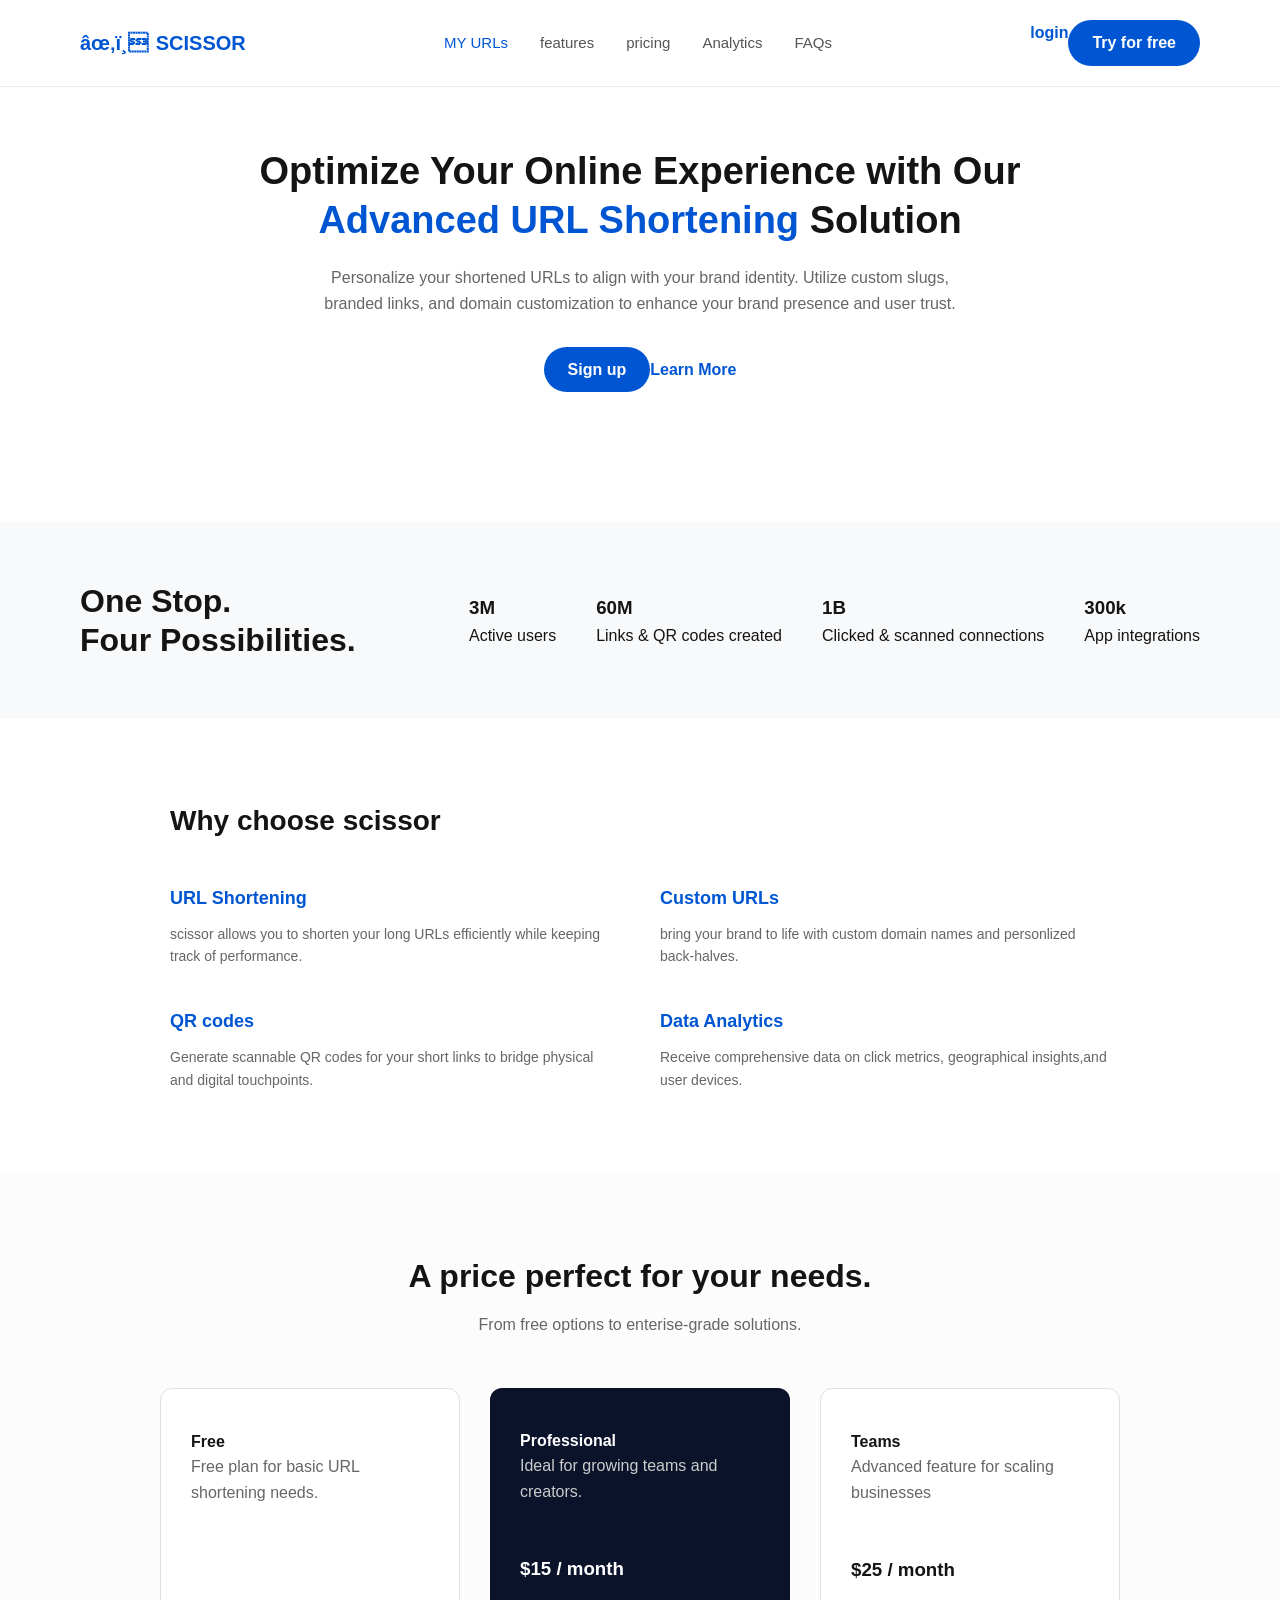
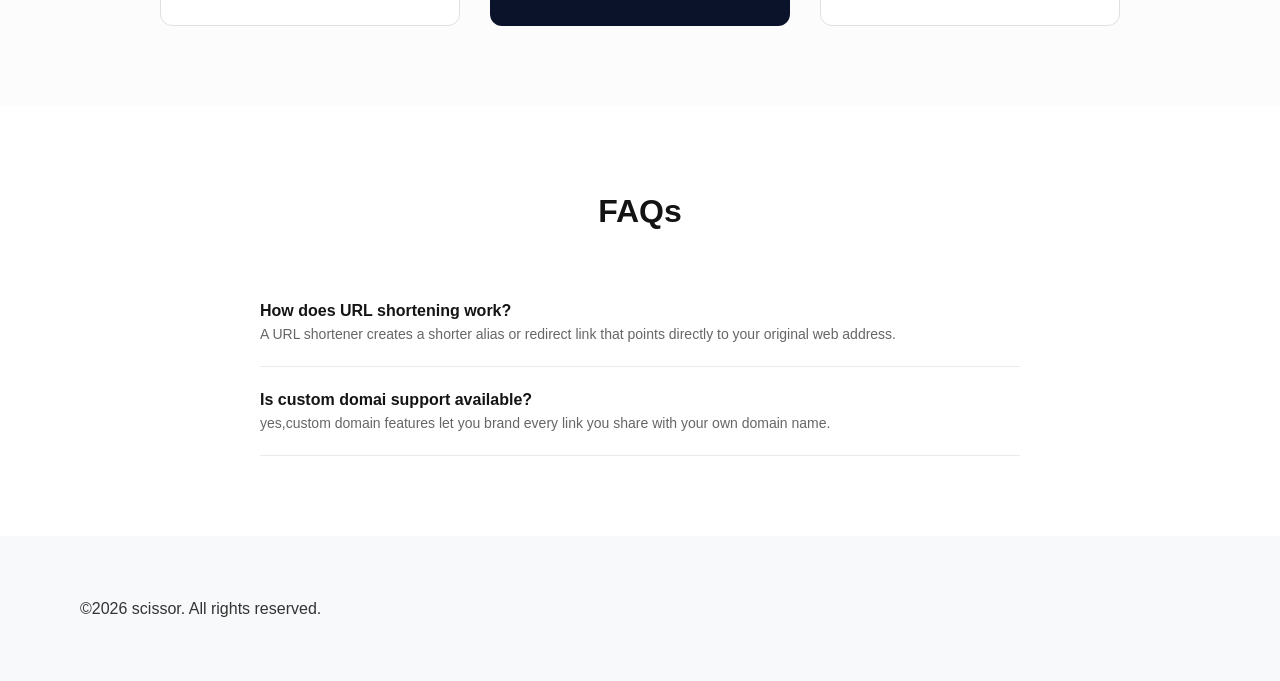
<file: index.html>
<!DOCTYPE html>
<html lang="en">
    <head>
        <meta charset="uft-8">
        <meta name="viweport" content="width=device-width,inital-scale=1.0">
        <title>shortening solution</title>
        <style>
            /*reset & base styles*/
            *{
                box-sizing: border-box;
                margin: 0;
                padding: 0;
            }
        body{
            font-family: 'segoe UI', Tahoma, Geneva,'Segoe UI', Tahoma, Geneva, Verdana, sans-serif;
            color: #141414;
            background-color: #ffffff;
            line-height: 1.6;
        }
        .header {
            display: flex;
            align-items: center;
            justify-content: space-between;
            padding: 20px 80px;
            border-bottom: 1px solid #eaeaea;
        }
        .logo{
            display: flex;
            align-self: center;
            gap: 8px;
            font-weight: 700;
            font-size: 20px;
            color: #0056d2;
        }
        .nav {
            display: flex;
            gap: 32px;

        }
        .nav a {
text-decoration: none;
color: #555555;
font-size: 15px;
font-weight: 500;
        }
        .nav a.active, .nav a:hover {
            color:#0056d2;
        }
        .auth-buttons {
            display: flex;
            align-self: center;
            row-gap: 20px;
        }
        .btn-login { 
            text-decoration: none;
            color: #0056d2;
            font-weight: 600;
        }
        .btn-primary {
            text-decoration: none;
            background-color: #0056d2;
            color: #ffffff;
            padding: 10px 24px;
            border-radius: 24px;
            font-weight: 600;
            display: inline-block;
        }
        .hero {
            text-align: center;
            padding: 60px 20px 40px;
            max-width: 900px;
            margin: 0 auto;
        } 
        .hero-title {
            font-size: 38px;
            font-weight: 800;
            line-height: 1.3;
            margin-bottom: 20px;
        }
        .highlight{
            color: #0056d2;
        }
        .hero-description {
            font-size: 16px;
            color: #666666;
            max-width: 680px;
            margin: 0 auto 30px;
        }
        .hero-cta {
            display: flex;
            justify-content: center;
            align-items: center;
            row-gap: 24px;
            margin-bottom: 50px;
        }
        .btn-link {
            text-decoration: none;
            color: #0056d2;
            font-weight: 600;
        }
        .stats {
            display: flex;
            justify-content: space-between;
            align-items: center;
            background-color: #f8f9fa;
            padding: 60px 80px;
            margin-top: 40px;
        }
        .stats-title h2 {
            font-size: 32px;
            font-weight: 700;
            line-height: 1.2;
        }
        .stats-grid{
            display: flex;
            gap: 40px;
        }
        .stats-item h3 {
             font-size: 28px;
            font-weight: 700;
            color: #141414;
        }
        .stats-item p{
            font-size: 14px;
            color: #666666;
        }
        .features{
            padding:80px 80px;
            max-width: 1100px;
            margin: 0 auto;
        }
        .features h2 {
            font-size: 28px;
            margin-bottom: 40px;
        }
        .features-grid {
            display: grid;
            grid-template-columns: repeat(2, 1fr);
            gap:40px;
        }
        .feature-card h3{
           font-size: 18px;
            margin-bottom: 10px;
            color: #0056d2;  
        }
        .feature-card p {
            color: #666;
            font-size: 14px;
        }
        .pricing {
            text-align: center;
            padding: 80px 20px;
            background-color: #fcfcfc;
        }
        .pricing h2 {
            font-size: 32px;
            margin-bottom: 10px;
        }
        .pricing p {
            color: #666;
            margin-bottom: 50px;
        }
        .pricing-grid {
            display: flex;
            justify-content: center;
            gap: 30px;
        }
        .pricing-card {
            background: #fff;
            border: 1px solid #e0e0e0;
            border-radius: 12px;
            padding: 40px 30px;
            width: 300px;
            text-align: left;
        }
        .pricing-card.featured {
            background: #0b132b;
            color: #fff;
            border: none;
        }
        .pricing-card.featured p {
            color: #ccc;
        }
        .faqs {
            max-width: 800px;
            margin: 80px auto;
            padding: 0 20px;
        }
        .faqs h2{
            font-size: 32px;
            text-align: center;
            margin-bottom: 40px;
        }
        .faq-item{
            border-bottom: 1px solid #eaeaea;
            padding: 20px 0;
        }
        .fag-item h4 {
            font-size: 16px;
            margin-bottom: 8px;
        }
        .faq-item p {
            font-size: 14px;
            color: #666;
        }
        .footer {
            background-color: #f8f9fa;
            padding: 60px 80px;
            color: #333;
        }
 </style>
    </head>
    <body>
        <header class="header">
            <div class="logo">
                <span>✂️ </span>
                <span>SCISSOR</span>
            </div>
            <nav class="nav">
                <a href="#urls" class="active">MY URLs</a>
                <a href="#features">features</a>
                <a href="#pricing">pricing</a>
                <a href="#analytics">Analytics</a>
                <a href="#faqs">FAQs</a>
            </nav>
            <div class="auth-buttons">
                <a href="#" class="btn-login">login</a>
                <a href="#" class="btn-primary">Try for free</a>
            </div>
        </header>
        <main>
            <section class="hero">
                <h1 class="hero-title">
                    Optimize Your Online Experience with Our <br>
                    <span class="highlight">Advanced URL Shortening</span> Solution
                </h1>
                <p class="hero-description">
                    Personalize your shortened URLs to align with your brand identity. Utilize custom slugs, branded links, and domain customization to enhance your brand presence and user trust.
                </p>
                <div class="hero-cta">
                    <a href="#" class="btn-primary">Sign up</a>
                    <a href="#" class="btn-link">Learn More</a>
                </div>
            </section>
            <section class="stats">
                <div class="stats-title">
                    <h2>One Stop.<br>Four Possibilities.</h2>
                </div>
                <div class="stats-grid">
                    <div class="stat-item">
                        <h3>3M</h3>
                        <P>Active users</P>
                    </div>
                    <div class="stat-item">
                        <h3>60M</h3>
                        <p>Links & QR codes created</p>
                    </div>
                    <div class="stat-item">
                        <h3>1B</h3>
                        <P>Clicked & scanned connections</P> 
                    </div>
                    <div class="stat-item">
                        <h3>300k</h3>
                        <p>App integrations</p>
                    </div>
                </div>
            </section>
            <section class="features" id="features">
                <h2>Why choose scissor</h2>
                <div class="features-grid">
                    <div class="feature-card">
                        <h3>URL Shortening</h3>
                        <p>scissor allows you to shorten your long URLs efficiently while keeping track of performance.</p>
                    </div>
                    <div class="feature-card">
                        <h3>Custom URLs</h3>
                        <p>bring your brand to life with custom domain names and personlized back-halves.</p>
                    </div>
                    <div class="feature-card">
                        <h3>QR codes</h3>
                        <p>Generate scannable QR codes for your short links to bridge physical and digital touchpoints.</p>
                    </div>
                    <div class="feature-card">
                        <h3>Data Analytics</h3>
                        <p>Receive comprehensive data on click metrics, geographical insights,and user devices.</p>
                    </div>
                </div>
            </section>
            <Section class="pricing" id="pricing">
                <h2>A price perfect for your needs.</h2>
                <p>From free options to enterise-grade solutions.</p>
                <div class="pricing-grid">
                    <div class="pricing-card">
                        <h4>Free</h4>
                        <p>Free plan for basic URL shortening needs.</p>
                    </div>
                    <div class="pricing-card featured">
                        <h4>Professional</h4>
                        <p>Ideal for growing teams and creators.</p>
                        <h3>$15 / month</h3>
                    </div>
                    <div class="pricing-card">
                        <h4>Teams</h4>
                        <p>Advanced feature for scaling businesses</p>
                        <h3>$25 / month</h3>
                    </div>
                </div>
            </Section>
            <Section class="faqs" id="faqs">
                <h2>FAQs</h2>
                <div class="faq-item">
                    <h4>How does URL shortening work?</h4>
                    <p>A URL shortener creates a shorter alias or redirect link that points directly to your original web address.</p>
                </div>
                <div class="faq-item">
                    <h4>Is custom domai  support available?</h4>
                    <p>yes,custom domain features let you brand every link you share with your own domain name.</p>
                </div>
            </Section>
        </main>
        <footer class="footer">
            <p> &copy;2026 scissor. All rights reserved.</p>
        </footer>
    </body>
</html>
</file>
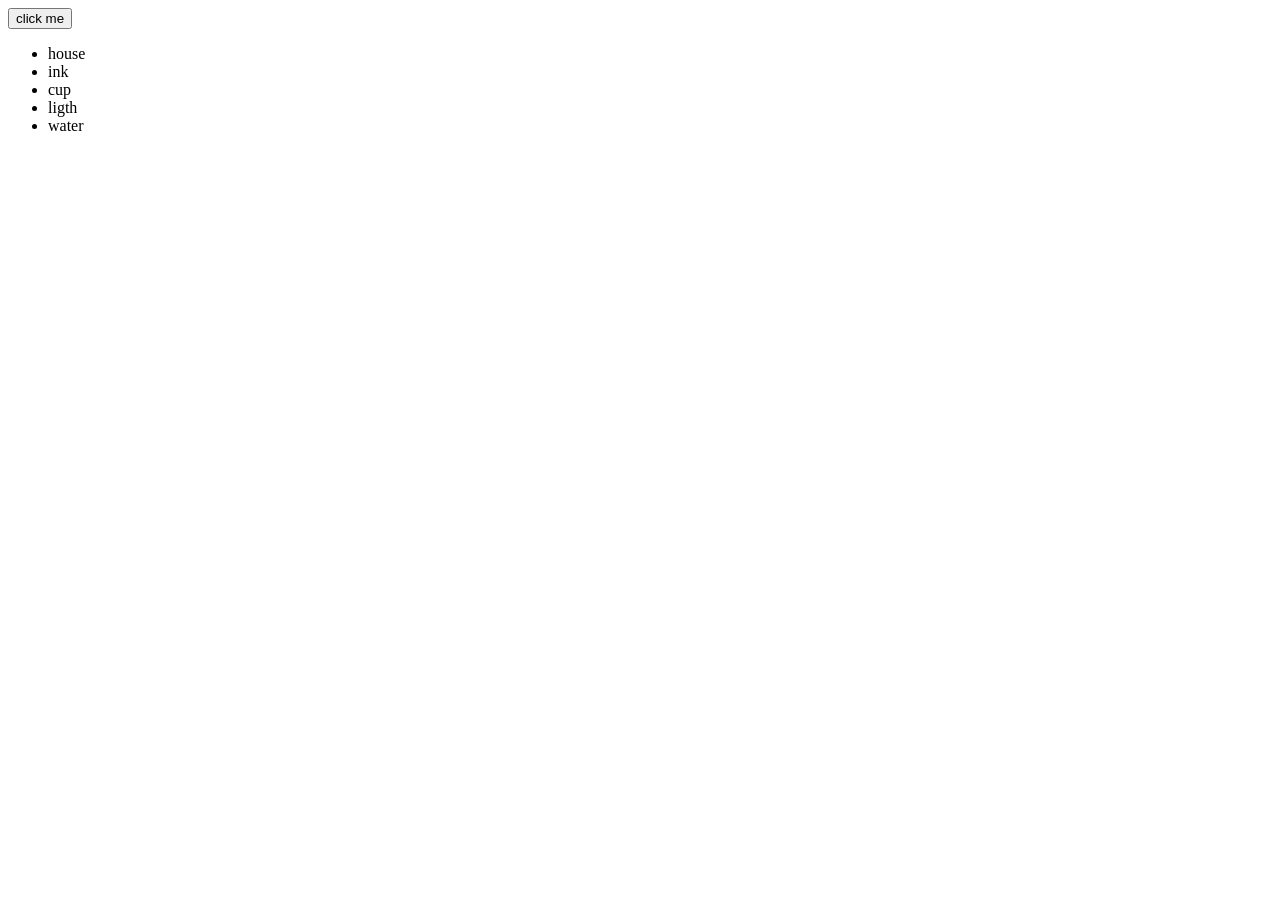
<file: fley.html>
<!DOctype html>
<html lang="en">
    <head>
        <meta charset="uft-8">
        <meta name="viweport" content="width=device-width,inital-scale=1.0">
        <title>center </title>
    </head>
    <body>
        <button>click me</button>
        <ul>
            <li>house</li>
            <li>ink</li>
            <li>cup</li>
            <li>ligth</li>
            <li>water</li>
        </ul>
        
    </body>
</html>
</file>
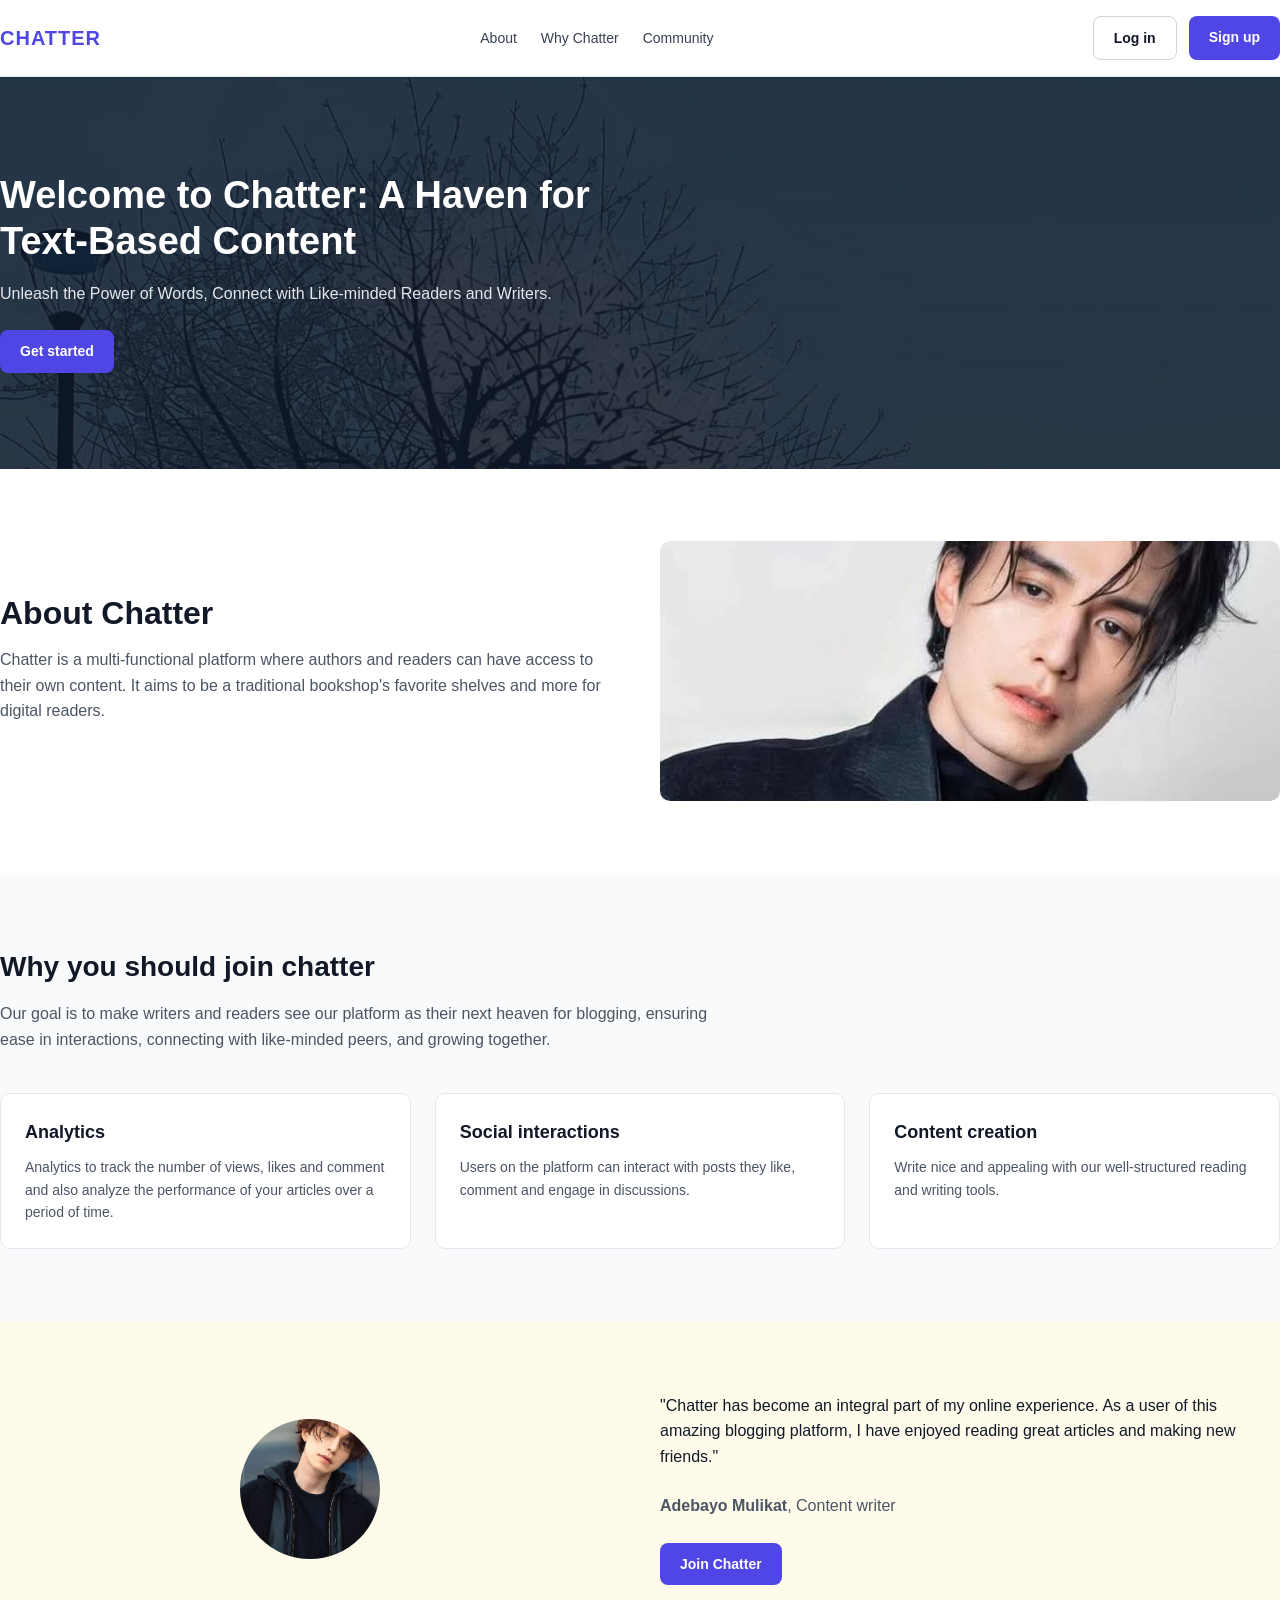
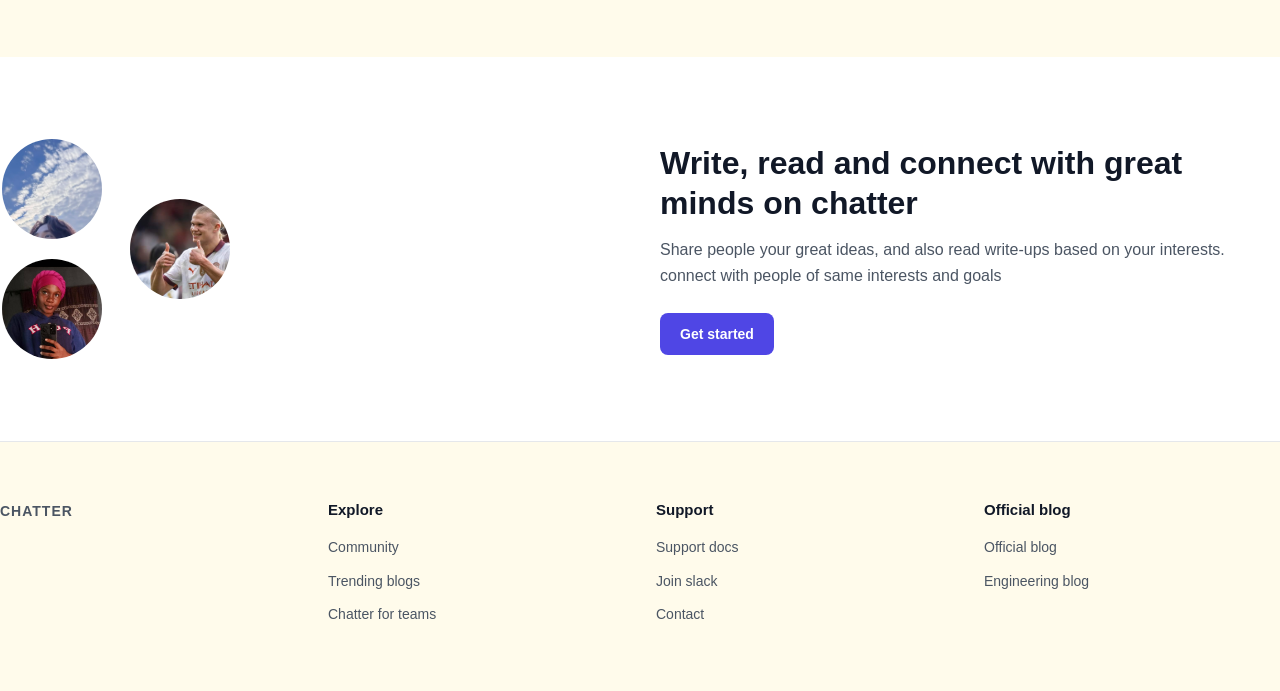
<file: index project.html>
<!DOCTYPE html>
<html lang="en">
<head>
  <meta charset="UTF-8" />
  <meta name="viewport" content="width=device-width, initial-scale=1.0" />
  <title>Chatter page</title>
  <link rel="stylesheet" href="stlye project.css" />
</head>
<body>
  <header class="navbar">
    <div class="container nav-content">
      <a href="#" class="logo">CHATTER</a>
    <nav class="nav-links">
       <a href="#about">About</a>
    <a href="#why-chatter">Why Chatter</a>
       <a href="#community">Community</a>
      </nav>
      <div class="nav-actions">
    <a href="#" class="btn btn-outline">Log in</a>
   <a href="#" class="btn btn-primary">Sign up</a>
   </div>
    </div>
  </header>
  <main>
    <section class="hero">
      <div class="hero-overlay">
    <div class="container hero-content">
                <h1>Welcome to Chatter: A Haven for Text-Based Content</h1>
      <p>Unleash the Power of Words, Connect with Like-minded Readers and Writers.</p>
   <a href="#" class="btn btn-primary">Get started</a>
        </div>
      </div>
    </section>
    <section id="about" class="section about-section">
      <div class="container two-col">
    <div class="text-block">
    <h2>About Chatter</h2>
   <p>
      Chatter is a multi-functional platform where authors and readers can have access to their own content. It aims to be a traditional bookshop's favorite shelves and more for digital readers.
     </p>
     </div>
        <div class="image-media">
    <img src="FB_IMG_1758521783495.jpg" alt="People collaborating at Chatter" />
        </div>
      </div>
</section>
    <section id="why-chatter" class="section why-section">
   <div class="container">
    <div class="section-header">
    <h2>Why you should join chatter</h2>
     <p>Our goal is to make writers and readers see our platform as their next heaven for blogging, ensuring ease in interactions, connecting with like-minded peers, and growing together.</p>
        </div>
    <div class="features-grid">
      <div class="feature-card">
     <h3>Analytics</h3>
      <p>Analytics to track the number of views, likes and comment and also analyze the performance of your articles over a period of time.</p>
       </div>
    <div class="feature-card">
      <h3>Social interactions</h3>
     <p>Users on the platform can interact with posts they like, comment and engage in discussions.</p>
      </div>
      <div class="feature-card">
      <h3>Content creation</h3>
            <p>Write nice and appealing with our well-structured reading and writing tools.</p>
                </div>
        </div>
      </div>
    </section>
    <section class="section quote-section">
      <div class="container two-col">
    <div class="avatar-media">
     <img src="FB_IMG_1725511667753.jpg" alt="Adebayo Mulikat" />
   </div>

    <div class="text-block">
          <p class="quote-text">
         "Chatter has become an integral part of my online experience. As a user of this amazing blogging platform, I have enjoyed reading great articles and making new friends."
      </p>
      <p class="quote-author"><strong>Adebayo Mulikat</strong>, Content writer</p>
    <a href="#" class="btn btn-primary">Join Chatter</a>
      </div>
       </div>
  </section>
    <section id="community" class="section cta-section">
   <div class="container two-col">
        <div class="avatars-group">
      <img src="50aad557b9ee7dde323850079b5578d9.png" alt="member 1" class="mini-avatar-img" />
      <img src="FB_IMG_1715143821976.jpg" alt="member 2" class="mini-avatar-img" />
      <img src="IMG-20240110-WA0019.jpg" alt="member 3" class="mini-avatar-img" />
    </div>
        <div class="text-block">
        <h2>Write, read and connect with great minds on chatter</h2>
      <p>Share people your great ideas, and also read write-ups based on your interests. connect with people of same interests and goals</p>
        <a href="#" class="btn btn-primary">Get started</a>
      </div>
     </div>
  </section>
  </main>

  <footer class="footer">
    <div class="container footer-grid">
  <div class="footer-brand">
     <a href="#" class="logo">CHATTER</a>
   </div>
      <div>
     <h4>Explore</h4>
    <ul>
      <li><a href="#">Community</a></li>
      <li><a href="#">Trending blogs</a></li>
      <li><a href="#">Chatter for teams</a></li>
    </ul>
      </div>
      <div>
        <h4>Support</h4>
        <ul>
      <li><a href="#">Support docs</a></li>
      <li><a href="#">Join slack</a></li>
      <li><a href="#">Contact</a></li>
        </ul>
      </div>
      <div>
        <h4>Official blog</h4>
        <ul>
       <li><a href="#">Official blog</a></li>
       <li><a href="#">Engineering blog</a></li>
        </ul>
      </div>
    </div>
  </footer>
</body>
</html>
</file>
<file: stlye project.css>
* {
  margin: 0;
  padding: 0;
  box-sizing: border-box;
}

body {
  font-family: Arial, Helvetica, sans-serif;
  color: #111827; background-color: #ffffff;
  line-height: 1.6;
}

.container {
  s
  max-width: 1140px;
  margin:  0, auto;
  padding, 0 24px;
}
.btn {
  display: inline-block;padding: 10px 20px;
  border-radius: 8px; text-decoration: none;
  font-weight: 600;
  font-size: 14px;
}

.btn-primary {
  background-color: #4f46e5;
  color: #ffffff;
}

.btn-outline {border: 1px solid #d1d5db;
  color: #111827;
  background-color: #ffffff;
}

.navbar {
  background-color: #ffffff;border-bottom: 1px solid #e5e7eb;
  padding: 16px 0;
}

.nav-content {
  display: flex;
  justify-content: space-between;
  align-items: center;
  gap: 16px;
  flex-wrap: wrap;
}

.logo {
  font-size: 20px;
  font-weight: 800;color: #4f46e5;text-decoration: none;
  letter-spacing: 1px;
}

.nav-links {
  display: flex;
  gap: 24px;
}

.nav-links a {
  text-decoration: none; color: #374151;
  font-size: 14px;
}

.nav-actions {
  display: flex;
  gap: 12px;
}

.hero {
  background: linear-gradient(rgba(17, 24, 39, 0.72), rgba(17, 24, 39, 0.72)),
 url("29f0e66d70363d3a60a5f40ab508c87f.png") center / cover no-repeat;              
  color: #ffffff;
  padding: 96px 0;
}

.hero-content {
  max-width: 680px;
}

.hero h1 {
  font-size: 38px;line-height: 1.2;
  margin-bottom: 16px;
}

.hero p {
  font-size: 16px;color: #e5e7eb;
  margin-bottom: 24px;
}


.section {
 padding: 72px 0;
}

.two-col {
  display: grid;grid-template-columns: repeat(auto-fit, minmax(280px, 1fr));
  gap: 40px;
  align-items: center;
}

.text-block h2 {
  font-size: 28px;
  margin-bottom: 14px;
}

.text-block p {
  color: #4b5563;
  margin-bottom: 20px;
}

.image-media img {
  width: 100%;
  height: 260px;  object-fit: cover;
  border-radius: 10px;
  display: block;
}

.why-section {
background-color: #f9fafb;
}
.section-header {
  max-width: 720px;
  margin-bottom: 40px;
}

.section-header h2 {
  font-size: 28px;
  margin-bottom: 12px;
}

.section-header p {
  color: #4b5563;
}

.features-grid {
  display: grid;
  grid-template-columns: repeat(auto-fit, minmax(240px, 1fr));
  gap: 24px;
}

.feature-card {
  background-color: #ffffff;
  border: 1px solid #e5e7eb;
  border-radius: 10px;
  padding: 24px;
}

.feature-card h3 {
  margin-bottom: 10px;
  font-size: 18px;
}

.feature-card p {
  color: #4b5563;
  font-size: 14px;
}

.quote-section {
  background-color: #fffbeb;
}
.avatar-media img {
  width: 140px;
  height: 140px; border-radius: 50%;
  object-fit: cover; display: block;
  margin: 0 auto;
}

.quote-text {
  font-size: 18px;
  color: #111827 !important;
}

.quote-author {
  font-size: 14px;
}
.avatars-group {
  display: flex;
  flex-direction: column;
  gap: 16px;
  align-items: center;
}

.mini-avatar-img {
  width: 72px;
  height: 72px;
  border-radius: 50%;
  object-fit: cover;
  display: block;
}
.cta-section {
  background-color: #ffffff;
  padding: 80px 0;
}
.avatars-group {
  display: grid; grid-template-columns: repeat(2, 104px);
  grid-template-rows: repeat(2, 104px); align-items: center;
  justify-items: center;
  column-gap: 24px;
  row-gap: 16px;
  flex-shrink: 0;
}

.mini-avatar-img {
  width: 100px;
  height: 100px;
  border-radius: 50%;
  object-fit: cover;
  object-position: top center;
  display: block;
}

.avatars-group img:nth-child(1),
.mini-avatar-img:nth-child(1) {
  grid-column: 1;
grid-row: 1;
}

.avatars-group img:nth-child(2),
.mini-avatar-img:nth-child(2) {
  grid-column: 2;
  grid-row: 1 / 3;
  align-self: center;
}

.avatars-group img:nth-child(3),
.mini-avatar-img:nth-child(3) {
  grid-column: 1;
  grid-row: 2;
}

.cta-section h2,
.text-block h2 {
  font-size: 32px;
  line-height: 1.25;
  font-weight: 700;
  color: #111827;
  margin-bottom: 14px;
}

.cta-section p,
.text-block p {
  font-size: 16px;
  line-height: 1.6;
  color: #4b5563;
  margin-bottom: 24px;
}
.footer {
  background-color: #fffbeb;
  border-top: 1px solid #e5e7eb;
  padding: 56px 0;
}
.footer-grid {
  display: grid;
  grid-template-columns: repeat(auto-fit, minmax(160px, 1fr));
  gap: 32px;
}

.footer h4 {
  margin-bottom: 12px;
  font-size: 15px;
}
.footer ul {
  list-style: none;
}
.footer li {
  margin-bottom: 8px;
}

.footer a {
  text-decoration: none;
  color: #4b5563;
  font-size: 14px;
}
</file>
